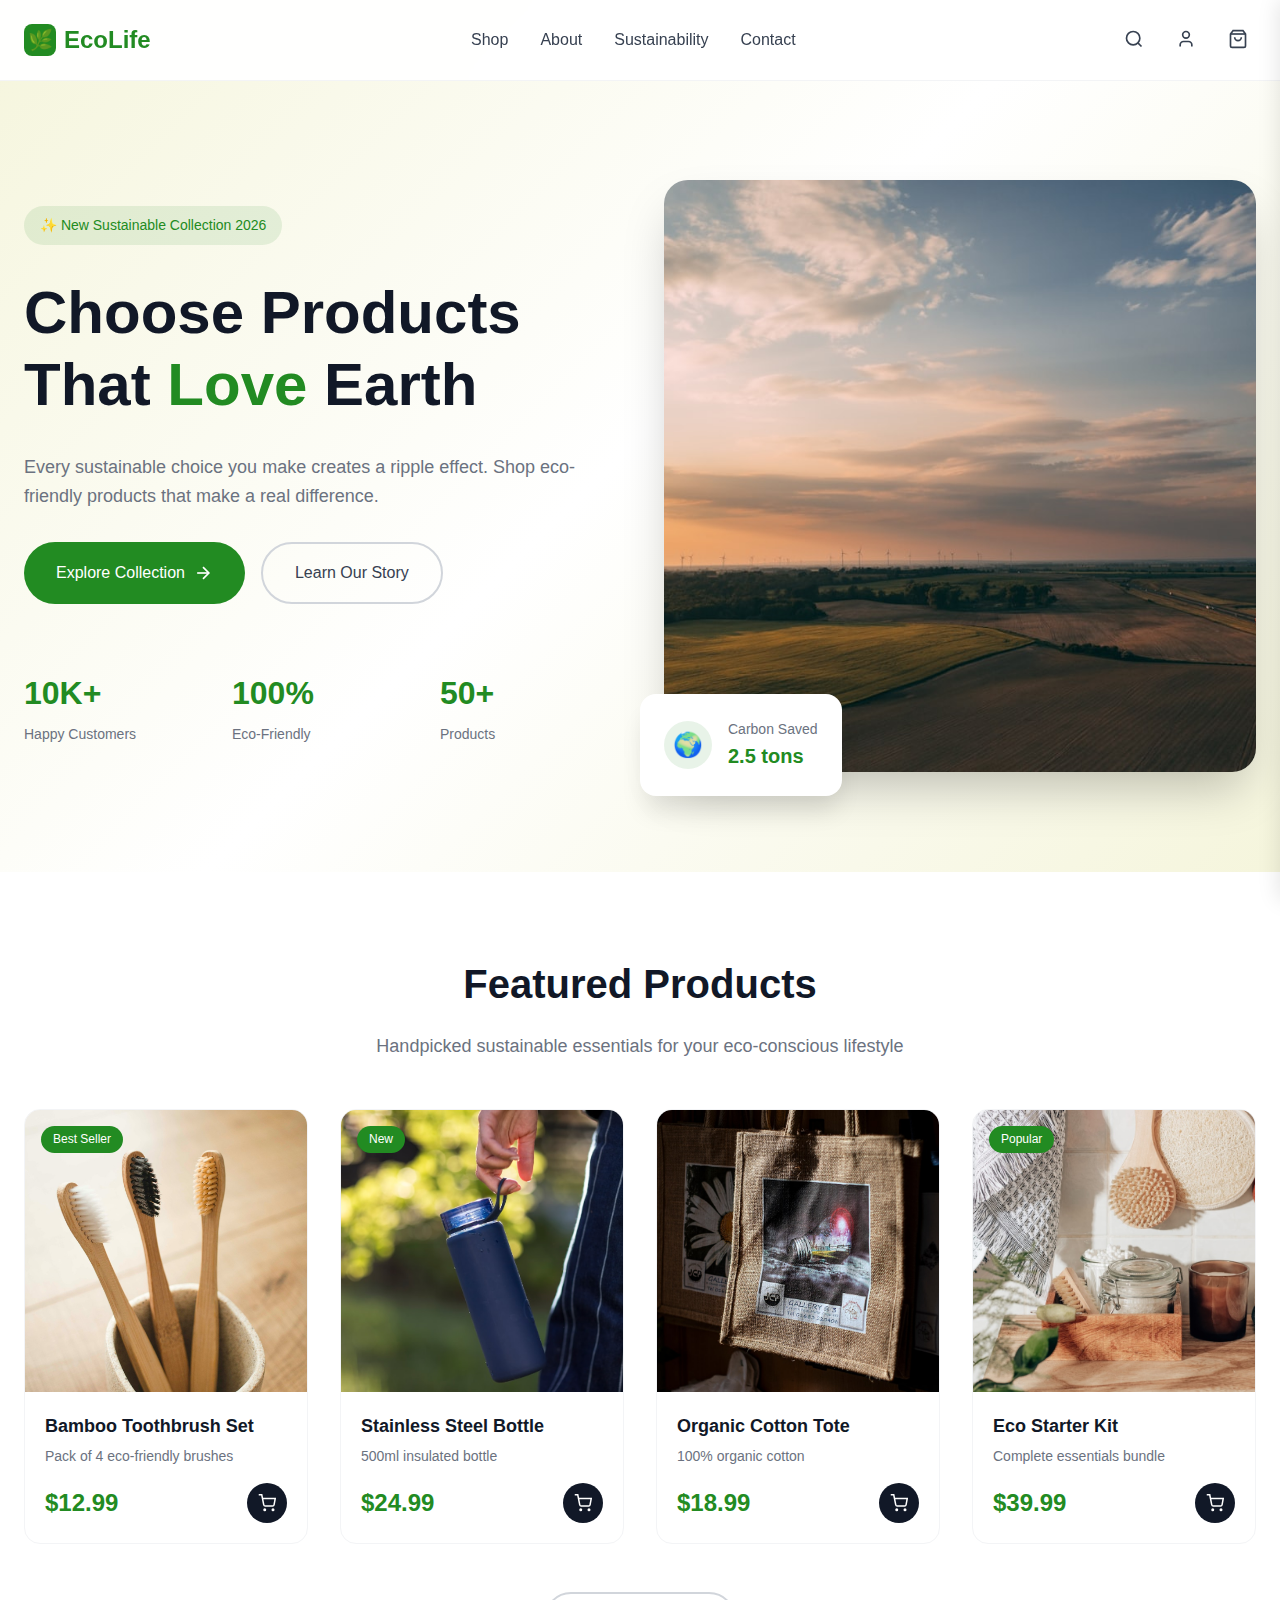
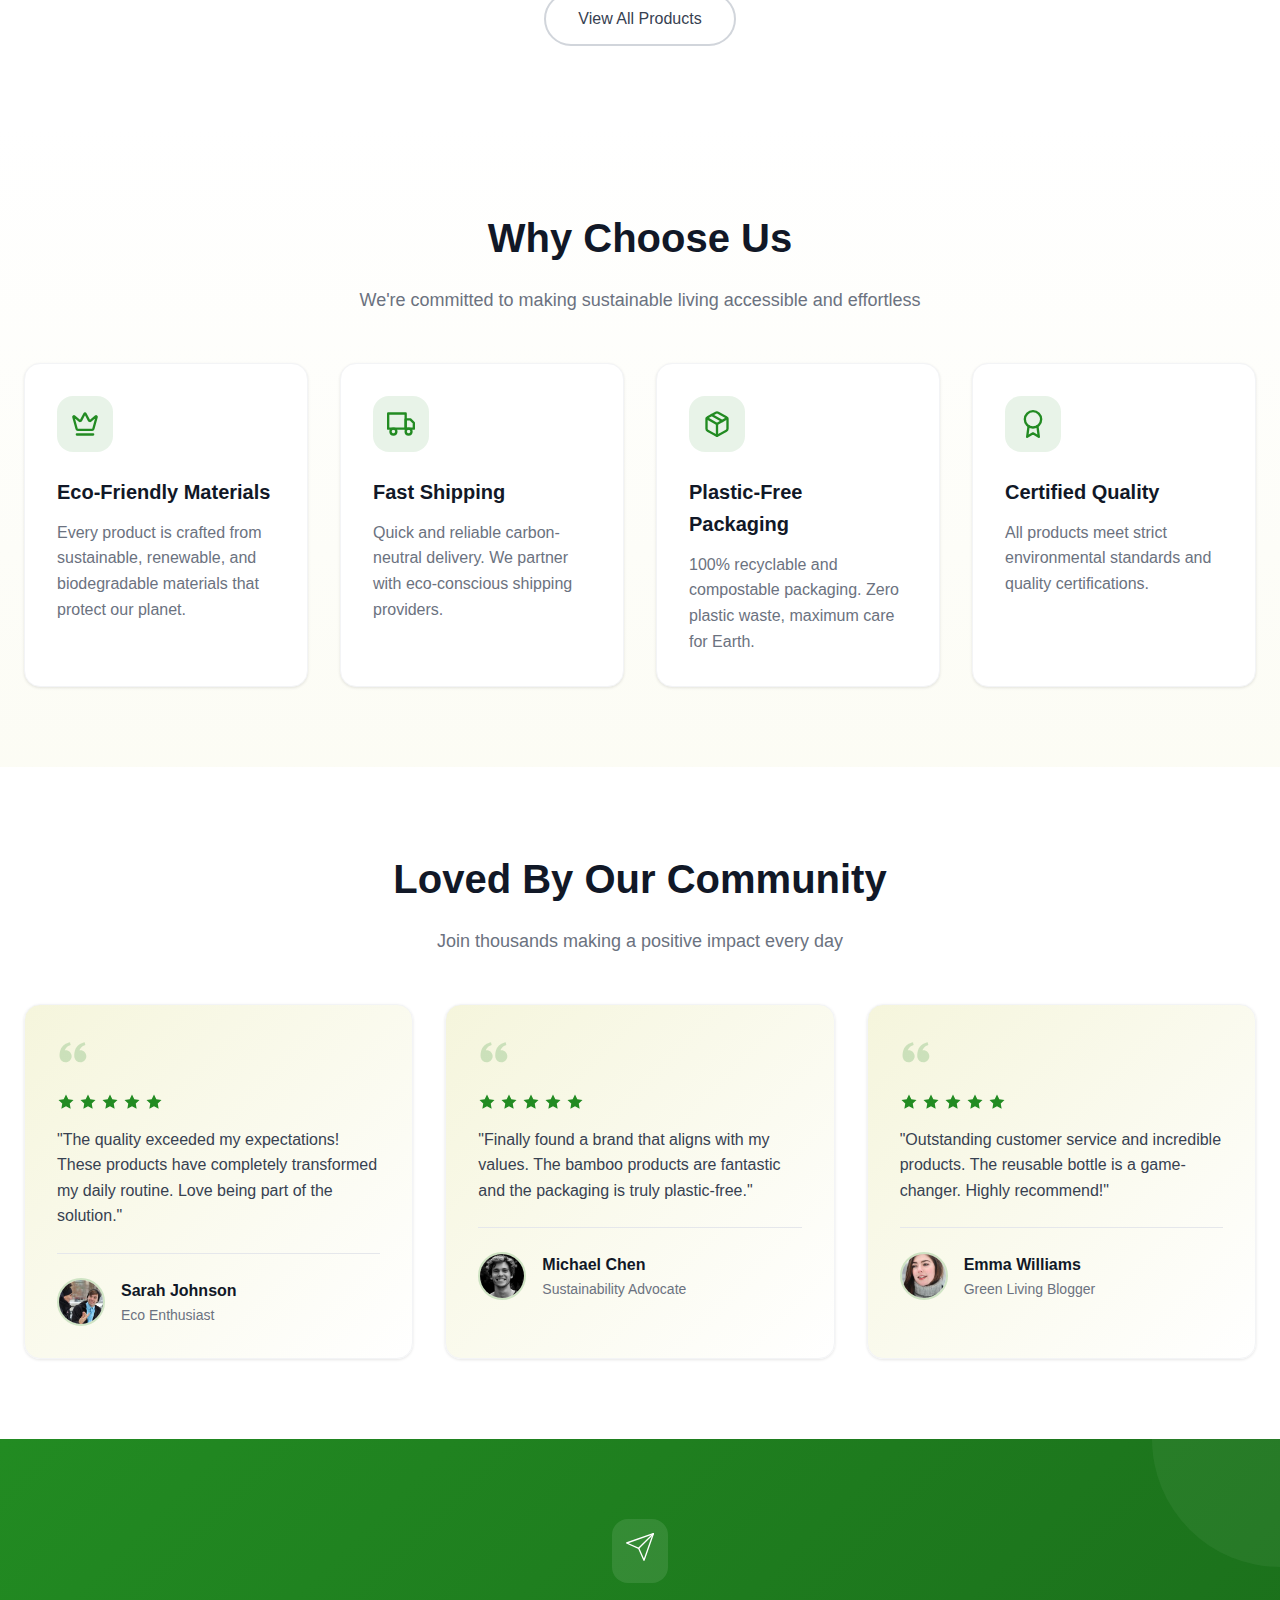
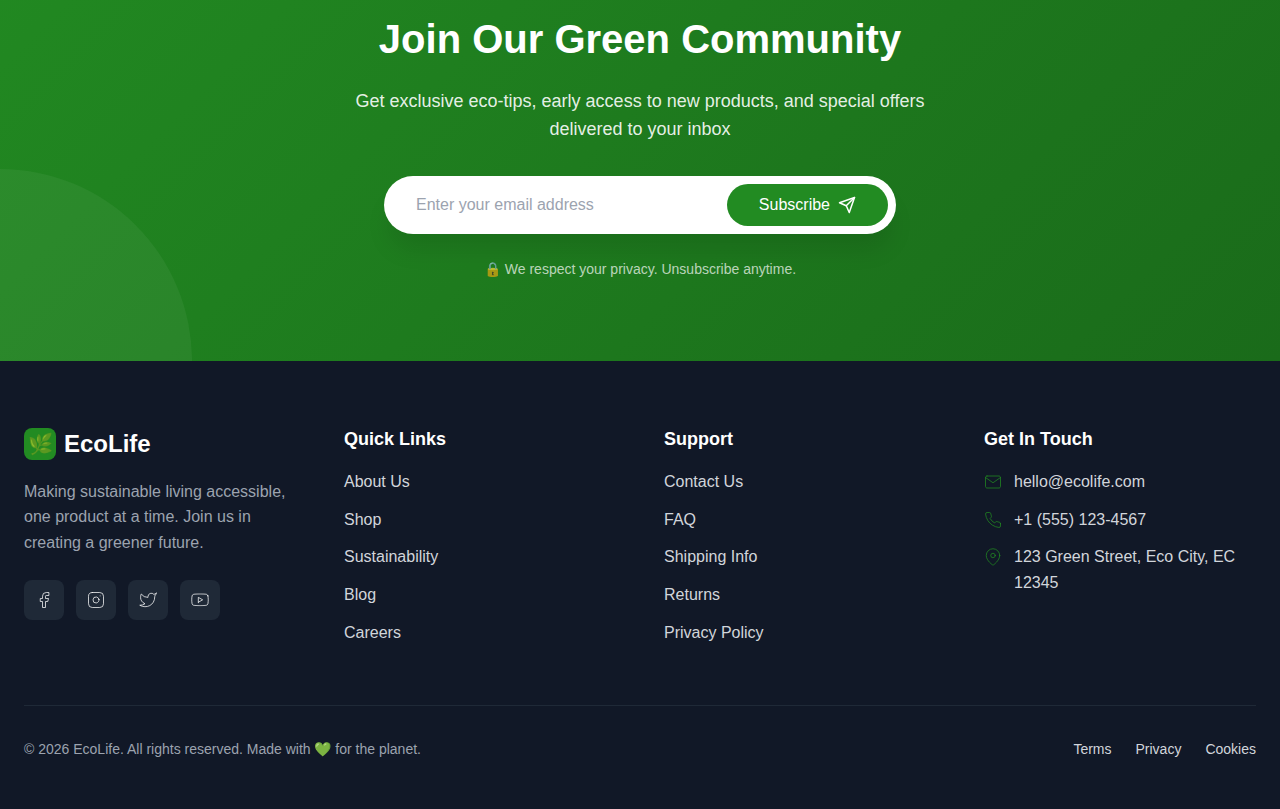
<file: index.html>
<!DOCTYPE html>
<html lang="en">
<head>
    <meta charset="UTF-8">
    <meta name="viewport" content="width=device-width, initial-scale=1.0">
    <title>EcoLife - Sustainable Living Made Simple</title>
    <link href="assets/css/globalStyles.css" rel="stylesheet">
</head>
<body>
    <!-- Header -->
    <header class="header">
        <div class="header-container">
            <a href="#" class="logo">
                <div class="logo-icon">🌿</div>
                <span class="logo-text">EcoLife</span>
            </a>

            <nav class="nav">
                <a href="#shop">Shop</a>
                <a href="#about">About</a>
                <a href="#sustainability">Sustainability</a>
                <a href="#contact">Contact</a>
            </nav>

            <div class="header-actions">
                <button class="icon-btn" aria-label="Search">
                    <svg width="20" height="20" viewBox="0 0 24 24" fill="none" stroke="currentColor" stroke-width="2">
                        <circle cx="11" cy="11" r="8"></circle>
                        <path d="m21 21-4.35-4.35"></path>
                    </svg>
                </button>
                <button class="icon-btn" aria-label="User">
                    <svg width="20" height="20" viewBox="0 0 24 24" fill="none" stroke="currentColor" stroke-width="2">
                        <path d="M19 21v-2a4 4 0 0 0-4-4H9a4 4 0 0 0-4 4v2"></path>
                        <circle cx="12" cy="7" r="4"></circle>
                    </svg>
                </button>
                <button class="icon-btn" aria-label="Shopping Cart" id="cartBtn">
                    <svg width="20" height="20" viewBox="0 0 24 24" fill="none" stroke="currentColor" stroke-width="2">
                        <path d="M6 2L3 6v14a2 2 0 0 0 2 2h14a2 2 0 0 0 2-2V6l-3-4z"></path>
                        <line x1="3" y1="6" x2="21" y2="6"></line>
                        <path d="M16 10a4 4 0 0 1-8 0"></path>
                    </svg>
                    <span class="cart-badge hidden" id="cartBadge">0</span>
                </button>
               <button class="icon-btn" aria-label="Menu" id="menuBtn">
    <!-- Hamburger Icon -->
    <svg class="icon hamburger" width="24" height="24" viewBox="0 0 24 24"
        fill="none" stroke="currentColor" stroke-width="2">
        <line x1="3" y1="12" x2="21" y2="12"></line>
        <line x1="3" y1="6" x2="21" y2="6"></line>
        <line x1="3" y1="18" x2="21" y2="18"></line>
    </svg>

    <!-- Close Icon -->
    <svg class="icon close" width="24" height="24" viewBox="0 0 24 24"
        fill="none" stroke="currentColor" stroke-width="2">
        <line x1="18" y1="6" x2="6" y2="18"></line>
        <line x1="6" y1="6" x2="18" y2="18"></line>
    </svg>
</button>
            </div>
        </div>
    </header>

    <!-- Mobile Menu -->
    <div class="mobile-menu" id="mobileMenu">
        <nav>
            <a href="#shop">Shop</a>
            <a href="#about">About</a>
            <a href="#sustainability">Sustainability</a>
            <a href="#contact">Contact</a>
        </nav>
    </div>

    <!-- Cart Drawer Overlay -->
    <div class="cart-overlay" id="cartOverlay"></div>

    <!-- Cart Drawer -->
    <div class="cart-drawer" id="cartDrawer">
        <div class="cart-header">
            <div class="cart-header-title">
                <svg width="24" height="24" viewBox="0 0 24 24" fill="none" stroke="currentColor" stroke-width="2">
                    <path d="M6 2L3 6v14a2 2 0 0 0 2 2h14a2 2 0 0 0 2-2V6l-3-4z"></path>
                    <line x1="3" y1="6" x2="21" y2="6"></line>
                    <path d="M16 10a4 4 0 0 1-8 0"></path>
                </svg>
                <h2>Shopping Cart (<span id="cartCountText">0</span>)</h2>
            </div>
            <button class="cart-close" id="cartCloseBtn" aria-label="Close cart">
                <svg width="24" height="24" viewBox="0 0 24 24" fill="none" stroke="currentColor" stroke-width="2">
                    <line x1="18" y1="6" x2="6" y2="18"></line>
                    <line x1="6" y1="6" x2="18" y2="18"></line>
                </svg>
            </button>
        </div>

        <div class="cart-body" id="cartBody">
            <div class="cart-empty" id="cartEmpty">
                <svg viewBox="0 0 24 24" fill="none" stroke-width="2" stroke-linecap="round" stroke-linejoin="round">
                    <path d="M6 2L3 6v14a2 2 0 0 0 2 2h14a2 2 0 0 0 2-2V6l-3-4z"></path>
                    <line x1="3" y1="6" x2="21" y2="6"></line>
                    <path d="M16 10a4 4 0 0 1-8 0"></path>
                </svg>
                <p style="font-size: 1.125rem; margin-bottom: 0.5rem;">Your cart is empty</p>
                <p style="font-size: 0.875rem;">Add some eco-friendly products!</p>
            </div>

            <div class="cart-items hidden" id="cartItems">
                <!-- Cart items will be inserted here -->
            </div>
        </div>

        <div class="cart-footer hidden" id="cartFooter">
            <div class="cart-subtotal">
                <span class="cart-subtotal-label">Subtotal</span>
                <span class="cart-subtotal-value" id="cartTotal">$0.00</span>
            </div>
            <button class="cart-checkout">Checkout</button>
            <button class="cart-continue" id="cartContinueBtn">Continue Shopping</button>
        </div>
    </div>

    <!-- Hero Section -->
    <section class="hero">
        <div class="hero-container">
            <div class="hero-grid">
                <div class="hero-content">
                    <div class="hero-badge">✨ New Sustainable Collection 2026</div>
                    
                    <h1 class="hero-title">
                        Choose Products<br>
                        That <span class="highlight">Love</span> Earth
                    </h1>
                    
                    <p class="hero-description">
                        Every sustainable choice you make creates a ripple effect. Shop eco-friendly products that make a real difference.
                    </p>
                    
                    <div class="hero-buttons">
                        <a href="#shop" class="btn-primary">
                            Explore Collection
                            <svg width="20" height="20" viewBox="0 0 24 24" fill="none" stroke="currentColor" stroke-width="2">
                                <line x1="5" y1="12" x2="19" y2="12"></line>
                                <polyline points="12 5 19 12 12 19"></polyline>
                            </svg>
                        </a>
                        <a href="#about" class="btn-secondary">Learn Our Story</a>
                    </div>
                    
                    <div class="hero-stats">
                        <div>
                            <div class="stat-number">10K+</div>
                            <div class="stat-label">Happy Customers</div>
                        </div>
                        <div>
                            <div class="stat-number">100%</div>
                            <div class="stat-label">Eco-Friendly</div>
                        </div>
                        <div>
                            <div class="stat-number">50+</div>
                            <div class="stat-label">Products</div>
                        </div>
                    </div>
                </div>
                
                <div class="hero-image">
                    <img src="assets/img/banner-img.jpeg" alt="Sustainable lifestyle">
                    
                    <div class="floating-card">
                        <div class="floating-card-content">
                            <div class="floating-card-icon">🌍</div>
                            <div>
                                <div class="floating-card-label">Carbon Saved</div>
                                <div class="floating-card-value">2.5 tons</div>
                            </div>
                        </div>
                    </div>
                </div>
            </div>
        </div>
    </section>

    <!-- Featured Products -->
    <section class="featured-products" id="shop">
        <div class="section-container">
            <div class="section-header">
                <h2 class="section-title">Featured Products</h2>
                <p class="section-description">
                    Handpicked sustainable essentials for your eco-conscious lifestyle
                </p>
            </div>
            
            <div class="products-grid">
                <div class="product-card">
                    <span class="product-badge">Best Seller</span>
                    <button class="product-wishlist" aria-label="Add to wishlist">
                        <svg width="18" height="18" viewBox="0 0 24 24" fill="none" stroke="currentColor" stroke-width="2">
                            <path d="M20.84 4.61a5.5 5.5 0 0 0-7.78 0L12 5.67l-1.06-1.06a5.5 5.5 0 0 0-7.78 7.78l1.06 1.06L12 21.23l7.78-7.78 1.06-1.06a5.5 5.5 0 0 0 0-7.78z"></path>
                        </svg>
                    </button>
                    <div class="product-image">
                        <img src="assets/img/product-01.jpeg" alt="Bamboo Toothbrush Set">
                    </div>
                    <div class="product-content">
                        <h3 class="product-title">Bamboo Toothbrush Set</h3>
                        <p class="product-description">Pack of 4 eco-friendly brushes</p>
                        <div class="product-footer">
                            <span class="product-price">$12.99</span>
                            <button class="product-cart-btn add-to-cart" 
                                data-id="1" 
                                data-name="Bamboo Toothbrush Set" 
                                data-price="12.99" 
                                data-image="assets/img/product-01.jpeg"
                                aria-label="Add to cart">
                                <svg width="18" height="18" viewBox="0 0 24 24" fill="none" stroke="currentColor" stroke-width="2">
                                    <circle cx="9" cy="21" r="1"></circle>
                                    <circle cx="20" cy="21" r="1"></circle>
                                    <path d="M1 1h4l2.68 13.39a2 2 0 0 0 2 1.61h9.72a2 2 0 0 0 2-1.61L23 6H6"></path>
                                </svg>
                            </button>
                        </div>
                    </div>
                </div>

                <div class="product-card">
                    <span class="product-badge">New</span>
                    <button class="product-wishlist" aria-label="Add to wishlist">
                        <svg width="18" height="18" viewBox="0 0 24 24" fill="none" stroke="currentColor" stroke-width="2">
                            <path d="M20.84 4.61a5.5 5.5 0 0 0-7.78 0L12 5.67l-1.06-1.06a5.5 5.5 0 0 0-7.78 7.78l1.06 1.06L12 21.23l7.78-7.78 1.06-1.06a5.5 5.5 0 0 0 0-7.78z"></path>
                        </svg>
                    </button>
                    <div class="product-image">
                        <img src="assets/img/product-02.jpeg" alt="Stainless Steel Bottle">
                    </div>
                    <div class="product-content">
                        <h3 class="product-title">Stainless Steel Bottle</h3>
                        <p class="product-description">500ml insulated bottle</p>
                        <div class="product-footer">
                            <span class="product-price">$24.99</span>
                            <button class="product-cart-btn add-to-cart" 
                                data-id="2" 
                                data-name="Stainless Steel Bottle" 
                                data-price="24.99" 
                                data-image="assets/img/product-02.jpeg"
                                aria-label="Add to cart">
                                <svg width="18" height="18" viewBox="0 0 24 24" fill="none" stroke="currentColor" stroke-width="2">
                                    <circle cx="9" cy="21" r="1"></circle>
                                    <circle cx="20" cy="21" r="1"></circle>
                                    <path d="M1 1h4l2.68 13.39a2 2 0 0 0 2 1.61h9.72a2 2 0 0 0 2-1.61L23 6H6"></path>
                                </svg>
                            </button>
                        </div>
                    </div>
                </div>

                <div class="product-card">
                    <button class="product-wishlist" aria-label="Add to wishlist">
                        <svg width="18" height="18" viewBox="0 0 24 24" fill="none" stroke="currentColor" stroke-width="2">
                            <path d="M20.84 4.61a5.5 5.5 0 0 0-7.78 0L12 5.67l-1.06-1.06a5.5 5.5 0 0 0-7.78 7.78l1.06 1.06L12 21.23l7.78-7.78 1.06-1.06a5.5 5.5 0 0 0 0-7.78z"></path>
                        </svg>
                    </button>
                    <div class="product-image">
                        <img src="assets/img/product-03.jpeg" alt="Organic Cotton Tote">
                    </div>
                    <div class="product-content">
                        <h3 class="product-title">Organic Cotton Tote</h3>
                        <p class="product-description">100% organic cotton</p>
                        <div class="product-footer">
                            <span class="product-price">$18.99</span>
                            <button class="product-cart-btn add-to-cart" 
                                data-id="3" 
                                data-name="Organic Cotton Tote" 
                                data-price="18.99" 
                                data-image="assets/img/product-03.jpeg"
                                aria-label="Add to cart">
                                <svg width="18" height="18" viewBox="0 0 24 24" fill="none" stroke="currentColor" stroke-width="2">
                                    <circle cx="9" cy="21" r="1"></circle>
                                    <circle cx="20" cy="21" r="1"></circle>
                                    <path d="M1 1h4l2.68 13.39a2 2 0 0 0 2 1.61h9.72a2 2 0 0 0 2-1.61L23 6H6"></path>
                                </svg>
                            </button>
                        </div>
                    </div>
                </div>

                <div class="product-card">
                    <span class="product-badge">Popular</span>
                    <button class="product-wishlist" aria-label="Add to wishlist">
                        <svg width="18" height="18" viewBox="0 0 24 24" fill="none" stroke="currentColor" stroke-width="2">
                            <path d="M20.84 4.61a5.5 5.5 0 0 0-7.78 0L12 5.67l-1.06-1.06a5.5 5.5 0 0 0-7.78 7.78l1.06 1.06L12 21.23l7.78-7.78 1.06-1.06a5.5 5.5 0 0 0 0-7.78z"></path>
                        </svg>
                    </button>
                    <div class="product-image">
                        <img src="assets/img/product-04.jpeg" alt="Eco Starter Kit">
                    </div>
                    <div class="product-content">
                        <h3 class="product-title">Eco Starter Kit</h3>
                        <p class="product-description">Complete essentials bundle</p>
                        <div class="product-footer">
                            <span class="product-price">$39.99</span>
                            <button class="product-cart-btn add-to-cart" 
                                data-id="4" 
                                data-name="Eco Starter Kit" 
                                data-price="39.99" 
                                data-image="assets/img/product-04.jpeg"
                                aria-label="Add to cart">
                                <svg width="18" height="18" viewBox="0 0 24 24" fill="none" stroke="currentColor" stroke-width="2">
                                    <circle cx="9" cy="21" r="1"></circle>
                                    <circle cx="20" cy="21" r="1"></circle>
                                    <path d="M1 1h4l2.68 13.39a2 2 0 0 0 2 1.61h9.72a2 2 0 0 0 2-1.61L23 6H6"></path>
                                </svg>
                            </button>
                        </div>
                    </div>
                </div>
            </div>

            <div class="view-all-btn">
                <button class="btn-secondary">View All Products</button>
            </div>
        </div>
    </section>

    <!-- Why Choose Us -->
    <section class="why-choose-us">
        <div class="section-container">
            <div class="section-header">
                <h2 class="section-title">Why Choose Us</h2>
                <p class="section-description">
                    We're committed to making sustainable living accessible and effortless
                </p>
            </div>
            
            <div class="features-grid">
                <div class="feature-card">
                    <div class="feature-icon">
                        <svg viewBox="0 0 24 24" fill="none" stroke-width="2" stroke-linecap="round" stroke-linejoin="round">
                            <path d="M11.562 3.266a.5.5 0 0 1 .876 0L15.39 8.87a1 1 0 0 0 1.516.294L21.183 5.5a.5.5 0 0 1 .798.519l-2.834 10.246a1 1 0 0 1-.956.734H5.81a1 1 0 0 1-.957-.734L2.02 6.02a.5.5 0 0 1 .798-.519l4.276 3.664a1 1 0 0 0 1.516-.294z"></path>
                            <path d="M5 21h14"></path>
                        </svg>
                    </div>
                    <h3 class="feature-title">Eco-Friendly Materials</h3>
                    <p class="feature-description">
                        Every product is crafted from sustainable, renewable, and biodegradable materials that protect our planet.
                    </p>
                </div>

                <div class="feature-card">
                    <div class="feature-icon">
                        <svg viewBox="0 0 24 24" fill="none" stroke-width="2" stroke-linecap="round" stroke-linejoin="round">
                            <rect x="1" y="3" width="15" height="13"></rect>
                            <polygon points="16 8 20 8 23 11 23 16 16 16 16 8"></polygon>
                            <circle cx="5.5" cy="18.5" r="2.5"></circle>
                            <circle cx="18.5" cy="18.5" r="2.5"></circle>
                        </svg>
                    </div>
                    <h3 class="feature-title">Fast Shipping</h3>
                    <p class="feature-description">
                        Quick and reliable carbon-neutral delivery. We partner with eco-conscious shipping providers.
                    </p>
                </div>

                <div class="feature-card">
                    <div class="feature-icon">
                        <svg viewBox="0 0 24 24" fill="none" stroke-width="2" stroke-linecap="round" stroke-linejoin="round">
                            <line x1="16.5" y1="9.4" x2="7.5" y2="4.21"></line>
                            <path d="M21 16V8a2 2 0 0 0-1-1.73l-7-4a2 2 0 0 0-2 0l-7 4A2 2 0 0 0 3 8v8a2 2 0 0 0 1 1.73l7 4a2 2 0 0 0 2 0l7-4A2 2 0 0 0 21 16z"></path>
                            <polyline points="3.27 6.96 12 12.01 20.73 6.96"></polyline>
                            <line x1="12" y1="22.08" x2="12" y2="12"></line>
                        </svg>
                    </div>
                    <h3 class="feature-title">Plastic-Free Packaging</h3>
                    <p class="feature-description">
                        100% recyclable and compostable packaging. Zero plastic waste, maximum care for Earth.
                    </p>
                </div>

                <div class="feature-card">
                    <div class="feature-icon">
                        <svg viewBox="0 0 24 24" fill="none" stroke-width="2" stroke-linecap="round" stroke-linejoin="round">
                            <circle cx="12" cy="8" r="7"></circle>
                            <polyline points="8.21 13.89 7 23 12 20 17 23 15.79 13.88"></polyline>
                        </svg>
                    </div>
                    <h3 class="feature-title">Certified Quality</h3>
                    <p class="feature-description">
                        All products meet strict environmental standards and quality certifications.
                    </p>
                </div>
            </div>
        </div>
    </section>

    <!-- Testimonials -->
    <section class="testimonials">
        <div class="section-container">
            <div class="section-header">
                <h2 class="section-title">Loved By Our Community</h2>
                <p class="section-description">
                    Join thousands making a positive impact every day
                </p>
            </div>
            
            <div class="testimonials-grid">
                <div class="testimonial-card">
                    <svg class="quote-icon" viewBox="0 0 24 24" fill="currentColor">
                        <path d="M6.5 10c-.223 0-.437.034-.65.065.069-.232.14-.468.254-.68.114-.308.292-.575.469-.844.148-.291.409-.488.601-.737.201-.242.475-.403.692-.604.213-.21.492-.315.714-.463.232-.133.434-.28.65-.35.208-.086.39-.16.539-.222.302-.125.474-.197.474-.197L9.758 4.03c0 0-.218.052-.597.144C8.97 4.222 8.737 4.278 8.472 4.345c-.271.05-.56.187-.882.312C7.272 4.799 6.904 4.895 6.562 5.123c-.344.218-.741.4-1.091.692C5.132 6.116 4.723 6.377 4.421 6.76c-.33.358-.656.734-.909 1.162C3.219 8.33 3.02 8.778 2.81 9.221c-.19.443-.343.896-.468 1.336-.237.882-.343 1.72-.384 2.437-.034.718-.014 1.315.028 1.747.015.204.043.402.063.539.017.109.025.168.025.168l.026-.006C2.535 17.474 4.338 19 6.5 19c2.485 0 4.5-2.015 4.5-4.5S8.985 10 6.5 10zM17.5 10c-.223 0-.437.034-.65.065.069-.232.14-.468.254-.68.114-.308.292-.575.469-.844.148-.291.409-.488.601-.737.201-.242.475-.403.692-.604.213-.21.492-.315.714-.463.232-.133.434-.28.65-.35.208-.086.39-.16.539-.222.302-.125.474-.197.474-.197L20.758 4.03c0 0-.218.052-.597.144-.191.048-.424.104-.689.171-.271.05-.56.187-.882.312-.317.143-.686.238-1.028.467-.344.218-.741.4-1.091.692-.339.301-.748.562-1.05.944-.33.358-.656.734-.909 1.162C14.219 8.33 14.02 8.778 13.81 9.221c-.19.443-.343.896-.468 1.336-.237.882-.343 1.72-.384 2.437-.034.718-.014 1.315.028 1.747.015.204.043.402.063.539.017.109.025.168.025.168l.026-.006C13.535 17.474 15.338 19 17.5 19c2.485 0 4.5-2.015 4.5-4.5S19.985 10 17.5 10z"></path>
                    </svg>
                    <div class="testimonial-rating">
                        <svg class="star" viewBox="0 0 24 24">
                            <polygon points="12 2 15.09 8.26 22 9.27 17 14.14 18.18 21.02 12 17.77 5.82 21.02 7 14.14 2 9.27 8.91 8.26 12 2"></polygon>
                        </svg>
                        <svg class="star" viewBox="0 0 24 24">
                            <polygon points="12 2 15.09 8.26 22 9.27 17 14.14 18.18 21.02 12 17.77 5.82 21.02 7 14.14 2 9.27 8.91 8.26 12 2"></polygon>
                        </svg>
                        <svg class="star" viewBox="0 0 24 24">
                            <polygon points="12 2 15.09 8.26 22 9.27 17 14.14 18.18 21.02 12 17.77 5.82 21.02 7 14.14 2 9.27 8.91 8.26 12 2"></polygon>
                        </svg>
                        <svg class="star" viewBox="0 0 24 24">
                            <polygon points="12 2 15.09 8.26 22 9.27 17 14.14 18.18 21.02 12 17.77 5.82 21.02 7 14.14 2 9.27 8.91 8.26 12 2"></polygon>
                        </svg>
                        <svg class="star" viewBox="0 0 24 24">
                            <polygon points="12 2 15.09 8.26 22 9.27 17 14.14 18.18 21.02 12 17.77 5.82 21.02 7 14.14 2 9.27 8.91 8.26 12 2"></polygon>
                        </svg>
                    </div>
                    <p class="testimonial-text">
                        "The quality exceeded my expectations! These products have completely transformed my daily routine. Love being part of the solution."
                    </p>
                    <div class="testimonial-author">
                        <img src="assets/img/avatar-01.jpeg" alt="Sarah Johnson" class="testimonial-avatar">
                        <div>
                            <div class="testimonial-name">Sarah Johnson</div>
                            <div class="testimonial-role">Eco Enthusiast</div>
                        </div>
                    </div>
                </div>

                <div class="testimonial-card">
                    <svg class="quote-icon" viewBox="0 0 24 24" fill="currentColor">
                        <path d="M6.5 10c-.223 0-.437.034-.65.065.069-.232.14-.468.254-.68.114-.308.292-.575.469-.844.148-.291.409-.488.601-.737.201-.242.475-.403.692-.604.213-.21.492-.315.714-.463.232-.133.434-.28.65-.35.208-.086.39-.16.539-.222.302-.125.474-.197.474-.197L9.758 4.03c0 0-.218.052-.597.144C8.97 4.222 8.737 4.278 8.472 4.345c-.271.05-.56.187-.882.312C7.272 4.799 6.904 4.895 6.562 5.123c-.344.218-.741.4-1.091.692C5.132 6.116 4.723 6.377 4.421 6.76c-.33.358-.656.734-.909 1.162C3.219 8.33 3.02 8.778 2.81 9.221c-.19.443-.343.896-.468 1.336-.237.882-.343 1.72-.384 2.437-.034.718-.014 1.315.028 1.747.015.204.043.402.063.539.017.109.025.168.025.168l.026-.006C2.535 17.474 4.338 19 6.5 19c2.485 0 4.5-2.015 4.5-4.5S8.985 10 6.5 10zM17.5 10c-.223 0-.437.034-.65.065.069-.232.14-.468.254-.68.114-.308.292-.575.469-.844.148-.291.409-.488.601-.737.201-.242.475-.403.692-.604.213-.21.492-.315.714-.463.232-.133.434-.28.65-.35.208-.086.39-.16.539-.222.302-.125.474-.197.474-.197L20.758 4.03c0 0-.218.052-.597.144-.191.048-.424.104-.689.171-.271.05-.56.187-.882.312-.317.143-.686.238-1.028.467-.344.218-.741.4-1.091.692-.339.301-.748.562-1.05.944-.33.358-.656.734-.909 1.162C14.219 8.33 14.02 8.778 13.81 9.221c-.19.443-.343.896-.468 1.336-.237.882-.343 1.72-.384 2.437-.034.718-.014 1.315.028 1.747.015.204.043.402.063.539.017.109.025.168.025.168l.026-.006C13.535 17.474 15.338 19 17.5 19c2.485 0 4.5-2.015 4.5-4.5S19.985 10 17.5 10z"></path>
                    </svg>
                    <div class="testimonial-rating">
                        <svg class="star" viewBox="0 0 24 24">
                            <polygon points="12 2 15.09 8.26 22 9.27 17 14.14 18.18 21.02 12 17.77 5.82 21.02 7 14.14 2 9.27 8.91 8.26 12 2"></polygon>
                        </svg>
                        <svg class="star" viewBox="0 0 24 24">
                            <polygon points="12 2 15.09 8.26 22 9.27 17 14.14 18.18 21.02 12 17.77 5.82 21.02 7 14.14 2 9.27 8.91 8.26 12 2"></polygon>
                        </svg>
                        <svg class="star" viewBox="0 0 24 24">
                            <polygon points="12 2 15.09 8.26 22 9.27 17 14.14 18.18 21.02 12 17.77 5.82 21.02 7 14.14 2 9.27 8.91 8.26 12 2"></polygon>
                        </svg>
                        <svg class="star" viewBox="0 0 24 24">
                            <polygon points="12 2 15.09 8.26 22 9.27 17 14.14 18.18 21.02 12 17.77 5.82 21.02 7 14.14 2 9.27 8.91 8.26 12 2"></polygon>
                        </svg>
                        <svg class="star" viewBox="0 0 24 24">
                            <polygon points="12 2 15.09 8.26 22 9.27 17 14.14 18.18 21.02 12 17.77 5.82 21.02 7 14.14 2 9.27 8.91 8.26 12 2"></polygon>
                        </svg>
                    </div>
                    <p class="testimonial-text">
                        "Finally found a brand that aligns with my values. The bamboo products are fantastic and the packaging is truly plastic-free."
                    </p>
                    <div class="testimonial-author">
                        <img src="assets/img/avatar-02.jpeg" alt="Michael Chen" class="testimonial-avatar">
                        <div>
                            <div class="testimonial-name">Michael Chen</div>
                            <div class="testimonial-role">Sustainability Advocate</div>
                        </div>
                    </div>
                </div>

                <div class="testimonial-card">
                    <svg class="quote-icon" viewBox="0 0 24 24" fill="currentColor">
                        <path d="M6.5 10c-.223 0-.437.034-.65.065.069-.232.14-.468.254-.68.114-.308.292-.575.469-.844.148-.291.409-.488.601-.737.201-.242.475-.403.692-.604.213-.21.492-.315.714-.463.232-.133.434-.28.65-.35.208-.086.39-.16.539-.222.302-.125.474-.197.474-.197L9.758 4.03c0 0-.218.052-.597.144C8.97 4.222 8.737 4.278 8.472 4.345c-.271.05-.56.187-.882.312C7.272 4.799 6.904 4.895 6.562 5.123c-.344.218-.741.4-1.091.692C5.132 6.116 4.723 6.377 4.421 6.76c-.33.358-.656.734-.909 1.162C3.219 8.33 3.02 8.778 2.81 9.221c-.19.443-.343.896-.468 1.336-.237.882-.343 1.72-.384 2.437-.034.718-.014 1.315.028 1.747.015.204.043.402.063.539.017.109.025.168.025.168l.026-.006C2.535 17.474 4.338 19 6.5 19c2.485 0 4.5-2.015 4.5-4.5S8.985 10 6.5 10zM17.5 10c-.223 0-.437.034-.65.065.069-.232.14-.468.254-.68.114-.308.292-.575.469-.844.148-.291.409-.488.601-.737.201-.242.475-.403.692-.604.213-.21.492-.315.714-.463.232-.133.434-.28.65-.35.208-.086.39-.16.539-.222.302-.125.474-.197.474-.197L20.758 4.03c0 0-.218.052-.597.144-.191.048-.424.104-.689.171-.271.05-.56.187-.882.312-.317.143-.686.238-1.028.467-.344.218-.741.4-1.091.692-.339.301-.748.562-1.05.944-.33.358-.656.734-.909 1.162C14.219 8.33 14.02 8.778 13.81 9.221c-.19.443-.343.896-.468 1.336-.237.882-.343 1.72-.384 2.437-.034.718-.014 1.315.028 1.747.015.204.043.402.063.539.017.109.025.168.025.168l.026-.006C13.535 17.474 15.338 19 17.5 19c2.485 0 4.5-2.015 4.5-4.5S19.985 10 17.5 10z"></path>
                    </svg>
                    <div class="testimonial-rating">
                        <svg class="star" viewBox="0 0 24 24">
                            <polygon points="12 2 15.09 8.26 22 9.27 17 14.14 18.18 21.02 12 17.77 5.82 21.02 7 14.14 2 9.27 8.91 8.26 12 2"></polygon>
                        </svg>
                        <svg class="star" viewBox="0 0 24 24">
                            <polygon points="12 2 15.09 8.26 22 9.27 17 14.14 18.18 21.02 12 17.77 5.82 21.02 7 14.14 2 9.27 8.91 8.26 12 2"></polygon>
                        </svg>
                        <svg class="star" viewBox="0 0 24 24">
                            <polygon points="12 2 15.09 8.26 22 9.27 17 14.14 18.18 21.02 12 17.77 5.82 21.02 7 14.14 2 9.27 8.91 8.26 12 2"></polygon>
                        </svg>
                        <svg class="star" viewBox="0 0 24 24">
                            <polygon points="12 2 15.09 8.26 22 9.27 17 14.14 18.18 21.02 12 17.77 5.82 21.02 7 14.14 2 9.27 8.91 8.26 12 2"></polygon>
                        </svg>
                        <svg class="star" viewBox="0 0 24 24">
                            <polygon points="12 2 15.09 8.26 22 9.27 17 14.14 18.18 21.02 12 17.77 5.82 21.02 7 14.14 2 9.27 8.91 8.26 12 2"></polygon>
                        </svg>
                    </div>
                    <p class="testimonial-text">
                        "Outstanding customer service and incredible products. The reusable bottle is a game-changer. Highly recommend!"
                    </p>
                    <div class="testimonial-author">
                        <img src="assets/img/avatar-03.jpeg" alt="Emma Williams" class="testimonial-avatar">
                        <div>
                            <div class="testimonial-name">Emma Williams</div>
                            <div class="testimonial-role">Green Living Blogger</div>
                        </div>
                    </div>
                </div>
            </div>
        </div>
    </section>

    <!-- Newsletter -->
    <section class="newsletter">
        <div class="newsletter-container">
            <div class="newsletter-icon">
                <svg viewBox="0 0 24 24" fill="none" stroke-linecap="round" stroke-linejoin="round">
                    <line x1="22" y1="2" x2="11" y2="13"></line>
                    <polygon points="22 2 15 22 11 13 2 9 22 2"></polygon>
                </svg>
            </div>
            
            <h2 class="newsletter-title">Join Our Green Community</h2>
            <p class="newsletter-description">
                Get exclusive eco-tips, early access to new products, and special offers delivered to your inbox
            </p>
            
            <form class="newsletter-form" id="newsletterForm">
                <div class="form-wrapper">
                    <input 
                        type="email" 
                        class="newsletter-input" 
                        placeholder="Enter your email address" 
                        required
                        id="newsletterEmail"
                    >
                    <button type="submit" class="newsletter-submit">
                        <span>Subscribe</span>
                        <svg width="18" height="18" viewBox="0 0 24 24" fill="none" stroke="currentColor" stroke-width="2" stroke-linecap="round" stroke-linejoin="round">
                            <line x1="22" y1="2" x2="11" y2="13"></line>
                            <polygon points="22 2 15 22 11 13 2 9 22 2"></polygon>
                        </svg>
                    </button>
                </div>
                <div class="newsletter-message hidden" id="newsletterMessage"></div>
            </form>
            
            <p class="newsletter-privacy">🔒 We respect your privacy. Unsubscribe anytime.</p>
        </div>
    </section>

    <!-- Footer -->
    <footer class="footer">
        <div class="footer-container">
            <div class="footer-grid">
                <div>
                    <a href="#" class="logo" style="margin-bottom: 1rem;">
                        <div class="logo-icon">🌿</div>
                        <span class="logo-text" style="color: white;">EcoLife</span>
                    </a>
                    <p class="footer-brand-description">
                        Making sustainable living accessible, one product at a time. Join us in creating a greener future.
                    </p>
                    <div class="footer-social">
                        <a href="#facebook" class="social-link" aria-label="Facebook">
                            <svg viewBox="0 0 24 24" fill="none" stroke-linecap="round" stroke-linejoin="round">
                                <path d="M18 2h-3a5 5 0 0 0-5 5v3H7v4h3v8h4v-8h3l1-4h-4V7a1 1 0 0 1 1-1h3z"></path>
                            </svg>
                        </a>
                        <a href="#instagram" class="social-link" aria-label="Instagram">
                            <svg viewBox="0 0 24 24" fill="none" stroke-linecap="round" stroke-linejoin="round">
                                <rect x="2" y="2" width="20" height="20" rx="5" ry="5"></rect>
                                <path d="M16 11.37A4 4 0 1 1 12.63 8 4 4 0 0 1 16 11.37z"></path>
                                <line x1="17.5" y1="6.5" x2="17.51" y2="6.5"></line>
                            </svg>
                        </a>
                        <a href="#twitter" class="social-link" aria-label="Twitter">
                            <svg viewBox="0 0 24 24" fill="none" stroke-linecap="round" stroke-linejoin="round">
                                <path d="M23 3a10.9 10.9 0 0 1-3.14 1.53 4.48 4.48 0 0 0-7.86 3v1A10.66 10.66 0 0 1 3 4s-4 9 5 13a11.64 11.64 0 0 1-7 2c9 5 20 0 20-11.5a4.5 4.5 0 0 0-.08-.83A7.72 7.72 0 0 0 23 3z"></path>
                            </svg>
                        </a>
                        <a href="#youtube" class="social-link" aria-label="YouTube">
                            <svg viewBox="0 0 24 24" fill="none" stroke-linecap="round" stroke-linejoin="round">
                                <path d="M22.54 6.42a2.78 2.78 0 0 0-1.94-2C18.88 4 12 4 12 4s-6.88 0-8.6.46a2.78 2.78 0 0 0-1.94 2A29 29 0 0 0 1 11.75a29 29 0 0 0 .46 5.33A2.78 2.78 0 0 0 3.4 19c1.72.46 8.6.46 8.6.46s6.88 0 8.6-.46a2.78 2.78 0 0 0 1.94-2 29 29 0 0 0 .46-5.25 29 29 0 0 0-.46-5.33z"></path>
                                <polygon points="9.75 15.02 15.5 11.75 9.75 8.48 9.75 15.02"></polygon>
                            </svg>
                        </a>
                    </div>
                </div>

                <div>
                    <h3 class="footer-title">Quick Links</h3>
                    <ul class="footer-links">
                        <li><a href="#about">About Us</a></li>
                        <li><a href="#shop">Shop</a></li>
                        <li><a href="#sustainability">Sustainability</a></li>
                        <li><a href="#blog">Blog</a></li>
                        <li><a href="#careers">Careers</a></li>
                    </ul>
                </div>

                <div>
                    <h3 class="footer-title">Support</h3>
                    <ul class="footer-links">
                        <li><a href="#contact">Contact Us</a></li>
                        <li><a href="#faq">FAQ</a></li>
                        <li><a href="#shipping">Shipping Info</a></li>
                        <li><a href="#returns">Returns</a></li>
                        <li><a href="#privacy">Privacy Policy</a></li>
                    </ul>
                </div>

                <div>
                    <h3 class="footer-title">Get In Touch</h3>
                    <ul class="footer-contact">
                        <li>
                            <svg viewBox="0 0 24 24" fill="none" stroke-linecap="round" stroke-linejoin="round">
                                <path d="M4 4h16c1.1 0 2 .9 2 2v12c0 1.1-.9 2-2 2H4c-1.1 0-2-.9-2-2V6c0-1.1.9-2 2-2z"></path>
                                <polyline points="22,6 12,13 2,6"></polyline>
                            </svg>
                            <span>hello@ecolife.com</span>
                        </li>
                        <li>
                            <svg viewBox="0 0 24 24" fill="none" stroke-linecap="round" stroke-linejoin="round">
                                <path d="M22 16.92v3a2 2 0 0 1-2.18 2 19.79 19.79 0 0 1-8.63-3.07 19.5 19.5 0 0 1-6-6 19.79 19.79 0 0 1-3.07-8.67A2 2 0 0 1 4.11 2h3a2 2 0 0 1 2 1.72 12.84 12.84 0 0 0 .7 2.81 2 2 0 0 1-.45 2.11L8.09 9.91a16 16 0 0 0 6 6l1.27-1.27a2 2 0 0 1 2.11-.45 12.84 12.84 0 0 0 2.81.7A2 2 0 0 1 22 16.92z"></path>
                            </svg>
                            <span>+1 (555) 123-4567</span>
                        </li>
                        <li>
                            <svg viewBox="0 0 24 24" fill="none" stroke-linecap="round" stroke-linejoin="round">
                                <path d="M21 10c0 7-9 13-9 13s-9-6-9-13a9 9 0 0 1 18 0z"></path>
                                <circle cx="12" cy="10" r="3"></circle>
                            </svg>
                            <span>123 Green Street, Eco City, EC 12345</span>
                        </li>
                    </ul>
                </div>
            </div>

            <div class="footer-bottom">
                <p class="footer-copyright">
                    © 2026 EcoLife. All rights reserved. Made with 💚 for the planet.
                </p>
                <div class="footer-bottom-links">
                    <a href="#terms">Terms</a>
                    <a href="#privacy">Privacy</a>
                    <a href="#cookies">Cookies</a>
                </div>
            </div>
        </div>
    </footer>

    <script src="assets/js/javascript.js"></script>
</body>
</html>
</file>
<file: assets/css/globalStyles.css>
* {
            margin: 0;
            padding: 0;
            box-sizing: border-box;
        }

        :root {
            --forest-green: #228B22;
            --forest-green-dark: #1a6b1a;
            --beige: #F5F5DC;
        }

        body {
            font-family: "Lato", sans-serif;
            color: #1a1a1a;
            line-height: 1.6;
        }

        img {
            max-width: 100%;
            height: auto;
            display: block;
        }

        /* Header */
        .header {
            position: fixed;
            top: 0;
            left: 0;
            right: 0;
            background: rgba(255, 255, 255, 0.95);
            backdrop-filter: blur(10px);
            z-index: 1000;
            border-bottom: 1px solid #f3f4f6;
        }

        .header-container {
            max-width: 1280px;
            margin: 0 auto;
            padding: 0 1.5rem;
            display: flex;
            align-items: center;
            justify-content: space-between;
            height: 80px;
        }

        .logo {
            display: flex;
            align-items: center;
            gap: 0.5rem;
            text-decoration: none;
        }

        .logo-icon {
            width: 32px;
            height: 32px;
            background: var(--forest-green);
            border-radius: 8px;
            display: flex;
            align-items: center;
            justify-content: center;
            font-size: 20px;
        }

        .logo-text {
            font-size: 1.5rem;
            color: var(--forest-green);
            font-weight: 600;
        }

        .nav {
            display: none;
            gap: 2rem;
        }

        .nav a {
            color: #374151;
            text-decoration: none;
            transition: color 0.3s;
        }

        .nav a:hover {
            color: var(--forest-green);
        }

        /* Mobile Menu */
        .mobile-menu {
            position: fixed;
            top: 80px;
            left: 0;
            right: 0;
            background: white;
            border-bottom: 1px solid #e5e7eb;
            box-shadow: 0 10px 15px -3px rgba(0, 0, 0, 0.1);
            z-index: 999;
            max-height: 0;
            overflow: hidden;
            transition: max-height 0.3s ease-in-out;
        }

        .mobile-menu.active {
            max-height: 400px;
        }

        .mobile-menu nav {
            display: flex;
            flex-direction: column;
            padding: 1rem 1.5rem;
        }

        .mobile-menu nav a {
            color: #374151;
            text-decoration: none;
            padding: 0.75rem 0;
            border-bottom: 1px solid #f3f4f6;
            transition: color 0.3s;
        }

        .mobile-menu nav a:last-child {
            border-bottom: none;
        }

        .mobile-menu nav a:hover {
            color: var(--forest-green);
        }

        .header-actions {
            display: flex;
            align-items: center;
            gap: 1rem;
        }

        .icon-btn {
            background: none;
            border: none;
            color: #374151;
            cursor: pointer;
            padding: 0.5rem;
            transition: color 0.3s;
            position: relative;
        }

        .icon-btn:hover {
            color: var(--forest-green);
        }

        .cart-badge {
            position: absolute;
            top: -2px;
            right: -2px;
            min-width: 20px;
            height: 20px;
            background: var(--forest-green);
            border-radius: 50%;
            color: white;
            font-size: 11px;
            display: flex;
            align-items: center;
            justify-content: center;
            padding: 0 4px;
            animation: pulse 2s cubic-bezier(0.4, 0, 0.6, 1) infinite;
        }

        @keyframes pulse {
            0%, 100% {
                opacity: 1;
            }
            50% {
                opacity: .8;
            }
        }

        /* Cart Drawer */
        .cart-overlay {
            position: fixed;
            inset: 0;
            background: rgba(0, 0, 0, 0.5);
            z-index: 2000;
            opacity: 0;
            visibility: hidden;
            transition: opacity 0.3s, visibility 0.3s;
        }

        .cart-overlay.active {
            opacity: 1;
            visibility: visible;
        }

        .cart-drawer {
            position: fixed;
            right: 0;
            top: 0;
            height: 100%;
            width: 100%;
            max-width: 100%;
            background: white;
            z-index: 2001;
            box-shadow: -2px 0 20px rgba(0, 0, 0, 0.1);
            display: flex;
            flex-direction: column;
            transform: translateX(100%);
            transition: transform 0.3s ease-in-out;
        }

        .cart-drawer.active {
            transform: translateX(0);
        }

        .cart-header {
            display: flex;
            align-items: center;
            justify-content: space-between;
            padding: 1.5rem;
            border-bottom: 1px solid #e5e7eb;
        }

        .cart-header-title {
            display: flex;
            align-items: center;
            gap: 0.5rem;
        }

        .cart-header-title h2 {
            font-size: 1.25rem;
            color: #111827;
        }

        .cart-close {
            background: none;
            border: none;
            color: #6b7280;
            cursor: pointer;
            padding: 0.5rem;
            transition: color 0.3s;
        }

        .cart-close:hover {
            color: #111827;
        }

        .cart-body {
            flex: 1;
            overflow-y: auto;
            padding: 1.5rem;
        }

        .cart-empty {
            display: flex;
            flex-direction: column;
            align-items: center;
            justify-content: center;
            height: 100%;
            text-align: center;
            color: #6b7280;
        }

        .cart-empty svg {
            width: 64px;
            height: 64px;
            stroke: #d1d5db;
            margin-bottom: 1rem;
        }

        .cart-items {
            display: flex;
            flex-direction: column;
            gap: 1rem;
        }

        .cart-item {
            display: flex;
            gap: 1rem;
            background: #f9fafb;
            border-radius: 0.75rem;
            padding: 1rem;
        }

        .cart-item-image {
            width: 80px;
            height: 80px;
            border-radius: 0.5rem;
            object-fit: cover;
            flex-shrink: 0;
        }

        .cart-item-details {
            flex: 1;
        }

        .cart-item-name {
            color: #111827;
            font-weight: 500;
            margin-bottom: 0.25rem;
        }

        .cart-item-price {
            color: var(--forest-green);
            font-weight: 600;
            margin-bottom: 0.5rem;
        }

        .cart-item-controls {
            display: flex;
            align-items: center;
            gap: 0.75rem;
        }

        .quantity-control {
            display: flex;
            align-items: center;
            gap: 0.5rem;
            background: white;
            border: 1px solid #e5e7eb;
            border-radius: 0.5rem;
            overflow: hidden;
        }

        .quantity-btn {
            background: none;
            border: none;
            padding: 0.375rem 0.5rem;
            cursor: pointer;
            color: #374151;
            transition: background 0.2s;
        }

        .quantity-btn:hover {
            background: #f3f4f6;
        }

        .quantity-value {
            width: 32px;
            text-align: center;
            font-size: 0.875rem;
        }

        .cart-item-remove {
            background: none;
            border: none;
            color: #ef4444;
            cursor: pointer;
            font-size: 0.875rem;
            transition: color 0.2s;
        }

        .cart-item-remove:hover {
            color: #dc2626;
        }

        .cart-item-total {
            color: #111827;
            font-weight: 600;
        }

        .cart-clear {
            width: 100%;
            background: none;
            border: none;
            color: #ef4444;
            cursor: pointer;
            font-size: 0.875rem;
            padding: 0.75rem;
            margin-top: 1rem;
            transition: color 0.2s;
        }

        .cart-clear:hover {
            color: #dc2626;
        }

        .cart-footer {
            border-top: 1px solid #e5e7eb;
            padding: 1.5rem;
        }

        .cart-subtotal {
            display: flex;
            align-items: center;
            justify-content: space-between;
            margin-bottom: 1rem;
        }

        .cart-subtotal-label {
            color: #374151;
            font-size: 1.125rem;
        }

        .cart-subtotal-value {
            font-size: 1.5rem;
            color: var(--forest-green);
            font-weight: 600;
        }

        .cart-checkout {
            width: 100%;
            background: var(--forest-green);
            color: white;
            border: none;
            padding: 1rem;
            border-radius: 9999px;
            cursor: pointer;
            font-size: 1.125rem;
            transition: background 0.3s;
            margin-bottom: 0.75rem;
        }

        .cart-checkout:hover {
            background: var(--forest-green-dark);
        }

        .cart-continue {
            width: 100%;
            background: transparent;
            color: #374151;
            border: 2px solid #d1d5db;
            padding: 0.875rem;
            border-radius: 9999px;
            cursor: pointer;
            font-size: 1rem;
            transition: all 0.3s;
        }

        .cart-continue:hover {
            border-color: var(--forest-green);
            color: var(--forest-green);
        }

        /* Hero Section */
        .hero {
            padding-top: 120px;
            background: linear-gradient(135deg, var(--beige), white, var(--beige));
        }

        .hero-container {
            max-width: 1280px;
            margin: 0 auto;
          padding: 60px 1.5rem 100px 1.5rem;
        }

        .hero-grid {
            display: grid;
            gap: 3rem;
            align-items: center;
        }

        .hero-content {
            display: flex;
            flex-direction: column;
            gap: 2rem;
        }

        .hero-badge {
            display: inline-block;
            padding: 0.5rem 1rem;
            background: rgba(34, 139, 34, 0.1);
            border-radius: 9999px;
            color: var(--forest-green);
            font-size: 0.875rem;
            width: fit-content;
        }

        .hero-title {
            font-size: 2.5rem;
            line-height: 1.2;
            color: #111827;
        }

        .hero-title .highlight {
            color: var(--forest-green);
        }

        .hero-description {
            font-size: 1.125rem;
            color: #6b7280;
            max-width: 600px;
        }

        .hero-buttons {
            display: flex;
            flex-direction: column;
            gap: 1rem;
        }

        .btn-primary {
            background: var(--forest-green);
            color: white;
            padding: 1rem 2rem;
            border-radius: 9999px;
            border: none;
            cursor: pointer;
            font-size: 1rem;
            transition: all 0.3s;
            display: inline-flex;
            align-items: center;
            justify-content: center;
            gap: 0.5rem;
            text-decoration: none;
        }

        .btn-primary:hover {
            background: var(--forest-green-dark);
        }

        .btn-secondary {
            background: transparent;
            color: #374151;
            padding: 1rem 2rem;
            border-radius: 9999px;
            border: 2px solid #d1d5db;
            cursor: pointer;
            font-size: 1rem;
            transition: all 0.3s;
            text-decoration: none;
            display: inline-block;
            text-align: center;
        }

        .btn-secondary:hover {
            border-color: var(--forest-green);
            color: var(--forest-green);
        }

        .hero-stats {
            display: grid;
            grid-template-columns: repeat(3, 1fr);
            gap: 2rem;
            padding-top: 2rem;
        }

        .stat-number {
            font-size: 2rem;
            color: var(--forest-green);
            font-weight: 700;
        }

        .stat-label {
            font-size: 0.875rem;
            color: #6b7280;
            margin-top: 0.25rem;
        }

        .hero-image {
            position: relative;
        }

        .hero-image img {
            border-radius: 1.5rem;
            box-shadow: 0 25px 50px -12px rgba(0, 0, 0, 0.25);
            width: 100%;
            aspect-ratio: 4/4;
            object-fit: cover;
        }

        .floating-card {
            position: absolute;
            bottom: -1.5rem;
            left: -1.5rem;
            background: white;
            border-radius: 1rem;
            box-shadow: 0 20px 25px -5px rgba(0, 0, 0, 0.1);
            padding: 1.5rem;
            max-width: 280px;
            display: none;
        }

        .floating-card-content {
            display: flex;
            align-items: center;
            gap: 1rem;
        }

        .floating-card-icon {
            width: 48px;
            height: 48px;
            background: rgba(34, 139, 34, 0.1);
            border-radius: 50%;
            display: flex;
            align-items: center;
            justify-content: center;
            font-size: 1.5rem;
        }

        .floating-card-label {
            font-size: 0.875rem;
            color: #6b7280;
        }

        .floating-card-value {
            font-size: 1.25rem;
            color: var(--forest-green);
            font-weight: 600;
        }

        /* Featured Products */
        .featured-products {
            padding: 5rem 1.5rem;
            background: white;
        }

        .section-container {
            max-width: 1280px;
            margin: 0 auto;
        }

        .section-header {
            text-align: center;
            margin-bottom: 3rem;
        }

        .section-title {
            font-size: 2.5rem;
            color: #111827;
            margin-bottom: 1rem;
        }

        .section-description {
            font-size: 1.125rem;
            color: #6b7280;
            max-width: 600px;
            margin: 0 auto;
        }

        .products-grid {
            display: grid;
            grid-template-columns: 1fr;
            gap: 2rem;
            margin-bottom: 3rem;
        }

        .product-card {
            position: relative;
            background: white;
            border-radius: 1rem;
            overflow: hidden;
            border: 1px solid #f3f4f6;
            transition: all 0.3s;
        }

        .product-card:hover {
            border-color: rgba(34, 139, 34, 0.3);
            box-shadow: 0 25px 50px -12px rgba(0, 0, 0, 0.25);
        }

        .product-badge {
            position: absolute;
            top: 1rem;
            left: 1rem;
            z-index: 10;
            background: var(--forest-green);
            color: white;
            padding: 0.25rem 0.75rem;
            border-radius: 9999px;
            font-size: 0.75rem;
        }

        .product-wishlist {
            position: absolute;
            top: 1rem;
            right: 1rem;
            z-index: 10;
            width: 40px;
            height: 40px;
            background: white;
            border-radius: 50%;
            display: flex;
            align-items: center;
            justify-content: center;
            box-shadow: 0 4px 6px -1px rgba(0, 0, 0, 0.1);
            opacity: 0;
            transition: all 0.3s;
            border: none;
            cursor: pointer;
        }

        .product-card:hover .product-wishlist {
            opacity: 1;
        }

        .product-wishlist:hover {
            background: var(--forest-green);
            color: white;
        }

        .product-image {
            aspect-ratio: 1;
            overflow: hidden;
            background: #f9fafb;
        }

        .product-image img {
            width: 100%;
            height: 100%;
            object-fit: cover;
            transition: transform 0.5s;
        }

        .product-card:hover .product-image img {
            transform: scale(1.1);
        }

        .product-content {
            padding: 1.25rem;
        }

        .product-title {
            font-size: 1.125rem;
            color: #111827;
            margin-bottom: 0.25rem;
        }

        .product-description {
            font-size: 0.875rem;
            color: #6b7280;
            margin-bottom: 1rem;
        }

        .product-footer {
            display: flex;
            align-items: center;
            justify-content: space-between;
        }

        .product-price {
            font-size: 1.5rem;
            color: var(--forest-green);
            font-weight: 600;
        }

        .product-cart-btn {
            background: #111827;
            color: white;
            width: 40px;
            height: 40px;
            border-radius: 50%;
            border: none;
            cursor: pointer;
            display: flex;
            align-items: center;
            justify-content: center;
            transition: all 0.3s;
        }

        .product-cart-btn:hover {
            background: var(--forest-green);
            transform: scale(1.1);
        }

        .view-all-btn {
            text-align: center;
        }

        /* Why Choose Us */
        .why-choose-us {
            padding: 5rem 1.5rem;
            background: linear-gradient(to bottom, white, rgba(245, 245, 220, 0.3));
        }

        .features-grid {
            display: grid;
            grid-template-columns: 1fr;
            gap: 2rem;
        }

        .feature-card {
            background: white;
            border-radius: 1rem;
            padding: 2rem;
            box-shadow: 0 1px 3px 0 rgba(0, 0, 0, 0.1);
            border: 1px solid #f3f4f6;
            transition: all 0.3s;
        }

        .feature-card:hover {
            box-shadow: 0 20px 25px -5px rgba(0, 0, 0, 0.1);
            border-color: rgba(34, 139, 34, 0.3);
        }

        .feature-icon {
            width: 56px;
            height: 56px;
            background: rgba(34, 139, 34, 0.1);
            border-radius: 1rem;
            display: flex;
            align-items: center;
            justify-content: center;
            margin-bottom: 1.5rem;
            transition: all 0.3s;
        }

        .feature-card:hover .feature-icon {
            background: var(--forest-green);
        }

        .feature-icon svg {
            width: 28px;
            height: 28px;
            stroke: var(--forest-green);
            transition: all 0.3s;
        }

        .feature-card:hover .feature-icon svg {
            stroke: white;
        }

        .feature-title {
            font-size: 1.25rem;
            color: #111827;
            margin-bottom: 0.75rem;
        }

        .feature-description {
            color: #6b7280;
            line-height: 1.6;
        }

        /* Testimonials */
        .testimonials {
            padding: 5rem 1.5rem;
            background: white;
        }

        .testimonials-grid {
            display: grid;
            grid-template-columns: 1fr;
            gap: 2rem;
        }

        .testimonial-card {
            position: relative;
            background: linear-gradient(135deg, var(--beige), white);
            border-radius: 1rem;
            padding: 2rem;
            box-shadow: 0 1px 3px 0 rgba(0, 0, 0, 0.1);
            border: 1px solid #f3f4f6;
            transition: all 0.3s;
        }

        .testimonial-card:hover {
            box-shadow: 0 20px 25px -5px rgba(0, 0, 0, 0.1);
        }

        .quote-icon {
            width: 32px;
            height: 32px;
            color: rgba(34, 139, 34, 0.2);
            margin-bottom: 1rem;
        }

        .testimonial-rating {
            display: flex;
            gap: 0.25rem;
            margin-bottom: 1rem;
        }

        .star {
            width: 18px;
            height: 18px;
            fill: var(--forest-green);
        }

        .testimonial-text {
            color: #374151;
            line-height: 1.6;
            margin-bottom: 1.5rem;
        }

        .testimonial-author {
            display: flex;
            align-items: center;
            gap: 1rem;
            padding-top: 1.5rem;
            border-top: 1px solid #e5e7eb;
        }

        .testimonial-avatar {
            width: 48px;
            height: 48px;
            border-radius: 50%;
            object-fit: cover;
            border: 2px solid rgba(34, 139, 34, 0.2);
        }

        .testimonial-name {
            color: #111827;
            font-weight: 600;
        }

        .testimonial-role {
            font-size: 0.875rem;
            color: #6b7280;
        }

        /* Newsletter */
        .newsletter {
            padding: 5rem 1.5rem;
            background: linear-gradient(135deg, var(--forest-green), var(--forest-green-dark));
            position: relative;
            overflow: hidden;
        }

        .newsletter::before,
        .newsletter::after {
            content: '';
            position: absolute;
            border-radius: 50%;
            background: rgba(255, 255, 255, 0.05);
        }

        .newsletter::before {
            width: 256px;
            height: 256px;
            top: 0;
            right: 0;
            transform: translate(50%, -50%);
        }

        .newsletter::after {
            width: 384px;
            height: 384px;
            bottom: 0;
            left: 0;
            transform: translate(-50%, 50%);
        }

        .newsletter-container {
            max-width: 896px;
            margin: 0 auto;
            text-align: center;
            position: relative;
            z-index: 10;
        }

        .newsletter-icon {
            display: inline-block;
            padding: 0.75rem;
            background: rgba(255, 255, 255, 0.1);
            border-radius: 1rem;
            margin-bottom: 1.5rem;
        }

        .newsletter-icon svg {
            width: 32px;
            height: 32px;
            stroke: white;
        }

        .newsletter-title {
            font-size: 2.5rem;
            color: white;
            margin-bottom: 1rem;
        }

        .newsletter-description {
            font-size: 1.125rem;
            color: rgba(255, 255, 255, 0.9);
            margin-bottom: 2rem;
            max-width: 600px;
            margin-left: auto;
            margin-right: auto;
        }

        .newsletter-form {
            max-width: 512px;
            margin: 0 auto;
        }

        .form-wrapper {
            display: flex;
            flex-direction: column;
            gap: 0.5rem;
            background: white;
            border-radius: 1rem;
            padding: 0.375rem;
            box-shadow: 0 20px 25px -5px rgba(0, 0, 0, 0.1);
        }

        .newsletter-input {
            flex: 1;
            padding: 0.75rem 1rem;
            background: transparent;
            border: none;
            outline: none;
            color: #111827;
            font-size: 1rem;
            border-radius: 0.75rem;
        }

        .newsletter-input::placeholder {
            color: #9ca3af;
        }

        .newsletter-submit {
            background: var(--forest-green);
            color: white;
            padding: 0.75rem 1.5rem;
            border-radius: 0.75rem;
            border: none;
            cursor: pointer;
            font-size: 1rem;
            transition: all 0.3s;
            display: flex;
            align-items: center;
            justify-content: center;
            gap: 0.5rem;
            white-space: nowrap;
        }

        .newsletter-submit:hover {
            background: var(--forest-green-dark);
        }

        .newsletter-message {
            margin-top: 1rem;
            font-size: 0.875rem;
            display: flex;
            align-items: center;
            justify-content: center;
            gap: 0.5rem;
        }

        .newsletter-error {
            color: #fecaca;
        }

        .newsletter-success {
            color: white;
        }

        .newsletter-privacy {
            margin-top: 1.5rem;
            font-size: 0.875rem;
            color: rgba(255, 255, 255, 0.7);
        }

        /* Footer */
        .footer {
            background: #111827;
            color: #d1d5db;
            padding: 4rem 1.5rem 3rem;
        }

        .footer-container {
            max-width: 1280px;
            margin: 0 auto;
        }

        .footer-grid {
            display: grid;
            grid-template-columns: 1fr;
            gap: 3rem;
            margin-bottom: 3rem;
        }

        .footer-brand-description {
            color: #9ca3af;
            line-height: 1.6;
            margin-bottom: 1.5rem;
        }

        .footer-social {
            display: flex;
            gap: 0.75rem;
        }

        .social-link {
            width: 40px;
            height: 40px;
            background: #1f2937;
            border-radius: 0.5rem;
            display: flex;
            align-items: center;
            justify-content: center;
            transition: all 0.3s;
            text-decoration: none;
        }

        .social-link:hover {
            background: var(--forest-green);
        }

        .social-link svg {
            width: 18px;
            height: 18px;
            stroke: white;
        }

        .footer-title {
            color: white;
            font-size: 1.125rem;
            margin-bottom: 1rem;
        }

        .footer-links {
            list-style: none;
        }

        .footer-links li {
            margin-bottom: 0.75rem;
        }

        .footer-links a {
            color: #d1d5db;
            text-decoration: none;
            transition: color 0.3s;
        }

        .footer-links a:hover {
            color: var(--forest-green);
        }

        .footer-contact {
            list-style: none;
        }

        .footer-contact li {
            display: flex;
            align-items: flex-start;
            gap: 0.75rem;
            margin-bottom: 0.75rem;
        }

        .footer-contact svg {
            width: 18px;
            height: 18px;
            stroke: var(--forest-green);
            flex-shrink: 0;
            margin-top: 0.25rem;
        }

        .footer-bottom {
            padding-top: 2rem;
            border-top: 1px solid #1f2937;
            display: flex;
            flex-direction: column;
            align-items: center;
            gap: 1rem;
            text-align: center;
        }

        .footer-copyright {
            color: #9ca3af;
            font-size: 0.875rem;
        }

        .footer-bottom-links {
            display: flex;
            gap: 1.5rem;
            font-size: 0.875rem;
        }

        .footer-bottom-links a {
            color: #d1d5db;
            text-decoration: none;
            transition: color 0.3s;
        }

        .footer-bottom-links a:hover {
            color: var(--forest-green);
        }

        /* Responsive Design */
        @media (min-width: 640px) {
            .hero-buttons {
                flex-direction: row;
            }

            .form-wrapper {
                flex-direction: row;
                border-radius: 9999px;
                padding: 0.5rem;
            }

            .newsletter-input {
                padding: 0.75rem 1.5rem;
                border-radius: 9999px;
            }

            .newsletter-submit {
                padding: 0.75rem 2rem;
                border-radius: 9999px;
            }

            .footer-grid {
                grid-template-columns: repeat(4, 1fr);
            }

            .footer-bottom {
                flex-direction: row;
                justify-content: space-between;
            }

            .cart-drawer {
                max-width: 384px;
            }
        }

        @media (min-width: 768px) {
            .nav {
                display: flex;
            }

            #menuBtn {
                display: none;
            }

            .products-grid {
                grid-template-columns: repeat(2, 1fr);
            }

            .features-grid {
                grid-template-columns: repeat(2, 1fr);
            }

            .testimonials-grid {
                grid-template-columns: repeat(3, 1fr);
            }
        }

        @media (min-width: 1024px) {
            .hero-grid {
                grid-template-columns: repeat(2, 1fr);
            }

            .hero-title {
                font-size: 3.75rem;
            }

            .floating-card {
                display: block;
            }

            .products-grid {
                grid-template-columns: repeat(4, 1fr);
            }

            .features-grid {
                grid-template-columns: repeat(4, 1fr);
            }
        }

        .hidden {
            display: none;
        }


        .icon {
    display: none;
}

.icon.hamburger {
    display: block;
}

.icon-btn.active .hamburger {
    display: none;
}

.icon-btn.active .close {
    display: block;
}
</file>
